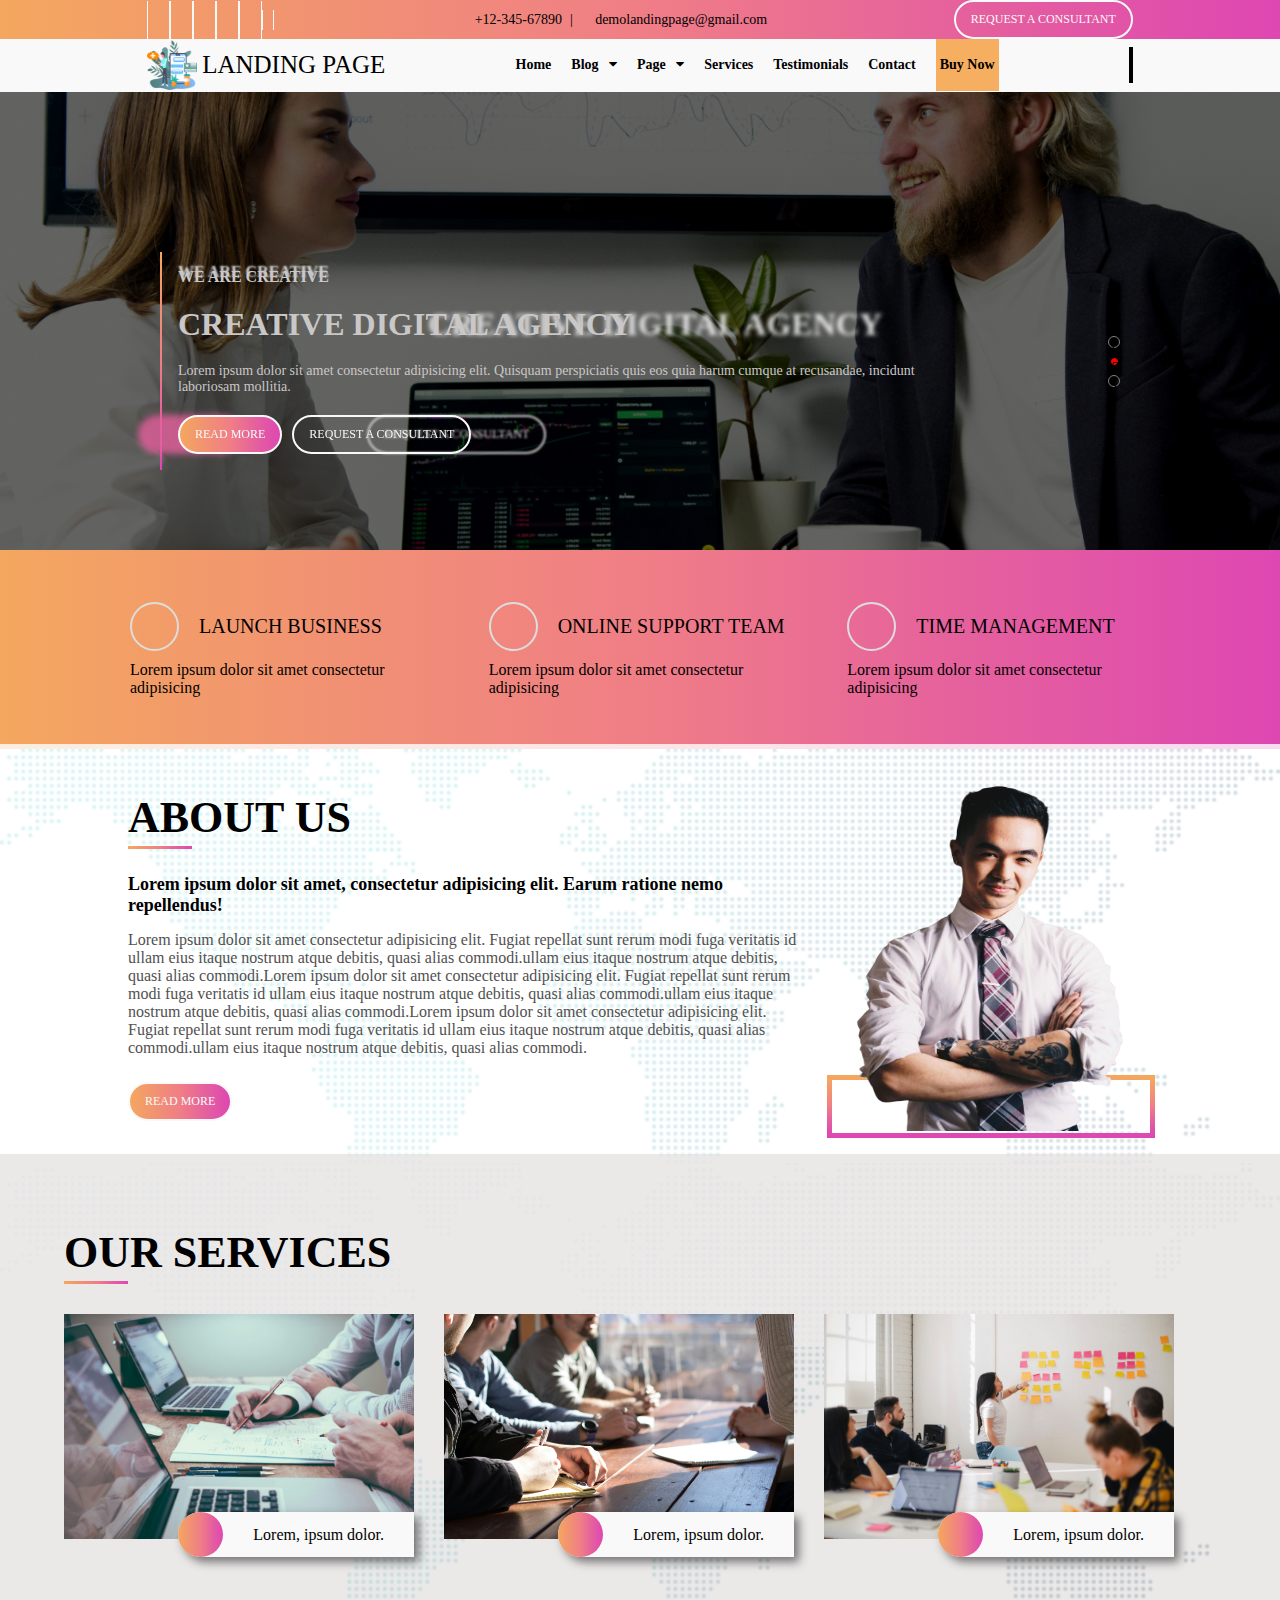
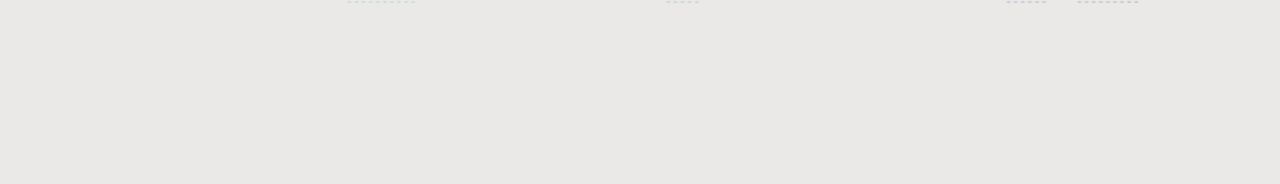
<file: Level-1-Task-1/index.html>
<!DOCTYPE html>
<html lang="en">
<head>
    <meta charset="UTF-8">
    <meta name="viewport" content="width=device-width, initial-scale=1.0">
    <title>Landing Page</title>
    <link rel="stylesheet" href="styles.css">
    <link rel="stylesheet" href="https://cdnjs.cloudflare.com/ajax/libs/font-awesome/6.6.0/css/all.min.css" integrity="sha512-Kc323vGBEqzTmouAECnVceyQqyqdsSiqLQISBL29aUW4U/M7pSPA/gEUZQqv1cwx4OnYxTxve5UMg5GT6L4JJg==" crossorigin="anonymous" referrerpolicy="no-referrer" />

    <link rel="stylesheet" href="https://cdnjs.cloudflare.com/ajax/libs/font-awesome/4.7.0/css/font-awesome.min.css">
</head>
<body>


    <!-- Header Section -->
    <header>
        <section style="background: linear-gradient(to right,#f4a75f,#f19272,#f07e86,#e5619d,#de47b2)">
            <div class="header-1">
                <div class="social-cont">
                    <div class="social-icon">
                        <i class="fa-brands fa-twitter"></i>
                    </div>
                    <div class="social-icon">
                        <i class="fa-brands fa-instagram"></i>
                    </div>
                    <div class="social-icon">
                        <i class="fa-brands fa-facebook-f"></i>
                    </div>
                    <div class="social-icon">
                        <i class="fa-brands fa-youtube"></i>
                    </div>
                    <div class="social-icon">
                        <i class="fa-brands fa-pinterest-p"></i>
                    </div>
                    <div class="social-icon">
                        <i class="fa-brands fa-linkedin-in"></i>
                    </div>
                </div>
                <div class="contact-header">
                    <div class="phone">
                        <i class="fa-solid fa-phone"></i>
                        <span>+12-345-67890</span>
                    </div>
                    <div class="division">
                        |
                    </div>
                    <div class="mail-cont">
                        <i class="fa-regular fa-envelope"></i>
                        <span>demolandingpage@gmail.com</span>
                    </div>
                </div>
                <div class="header-btn">
                    <a href="#">Request a Consultant</a>
                </div>
            </div>
        </section>
        <section>
            <nav class="navbar">
                <div class="logo">
                    <img src="./images/logo.png" alt="logo" width="50px" height="50px">
                    <span>Landing Page</span>
                </div>
                <div class="navlinks">
                    <ul>
                        <a href="#"><li>Home</li></a>
                        <div class="dropdown">
                            <div class="dropdown-content">
                                Blog &nbsp; <i class="fa fa-caret-down"></i>
                            </div>
                            <div class="drop-cont">
                                <li>Ation</li>
                                <li>Action 2</li>
                                <li>Action 3</li>
                            </div>
                        </div>
                        <div class="dropdown">
                            <div class="dropdown-content">
                                Page &nbsp; <i class="fa fa-caret-down"></i>
                            </div>
                            <div class="drop-cont">
                                <li>Ation</li>
                                <li>Action 2</li>
                                <li>Action 3</li>
                            </div>
                        </div>
                        <a href="#"><li>Services</li></a>
                        <a href="#"><li>Testimonials</li></a>
                        <a href="#"><li>Contact</li></a>
                        <a href="#"><li>Buy Now</li></a>
                    </ul>
                </div>
                <div class="search-icon">
                    <i class="fa-solid fa-magnifying-glass"></i>
                </div>
            </nav>
        </section>
    </header>


    <!-- Hero Section -->
    <section id="hero-section">
        <div class="hero-cont">
            <div class="text-cont">
                <h4>We are creative</h4>
                <h1>Creative Digital Agency</h1>
                <span>Lorem ipsum dolor sit amet consectetur adipisicing elit. Quisquam perspiciatis quis eos quia harum cumque at recusandae, incidunt laboriosam mollitia.</span>
                <div class="btn-cont">
                    <div class="header-btn btn-1">
                        <a href="#">Read More</a>
                    </div>
                    <div class="header-btn btn-2">
                        <a href="#">Request a Consultant</a>
                    </div>
                </div>
            </div>
            <div class="circle-cont">
                <div class="circle">1</div>
                <div class="circle red">2</div>
                <div class="circle">3</div>
            </div>
        </div>
    </section>

    <!-- Features Section -->
     <section id="features">
        <div class="features-cont">
            <div class="feature">
                <div class="feature-head">
                    <div class="icon-box"><i class="fa-solid fa-rocket"></i></div>
                    <span>Launch Business</span>
                </div>
                <div class="feature-text">
                    <span>Lorem ipsum dolor sit amet consectetur adipisicing</span>
                </div>
            </div>
            <div class="feature">
                <div class="feature-head">
                    <div class="icon-box"><i class="fa-solid fa-headphones"></i></div>
                    <span>Online Support Team</span>
                </div>
                <div class="feature-text">
                    <span>Lorem ipsum dolor sit amet consectetur adipisicing</span>
                </div>
            </div>
            <div class="feature">
                <div class="feature-head">
                    <div class="icon-box"><i class="fa-regular fa-clock"></i></div>
                    <span>Time Management</span>
                </div>
                <div class="feature-text">
                    <span>Lorem ipsum dolor sit amet consectetur adipisicing</span>
                </div>
            </div>
        </div>
     </section>

     <!-- About Section -->
      <section id="about">
        <div class="about-cont">
           <div class="about">
                <div class="about-head">
                    <h1>About Us</h1>
                </div>
                <div class="about-text">
                    <p>Lorem ipsum dolor sit amet, consectetur adipisicing elit. Earum ratione nemo repellendus!</p>
                    <span>Lorem ipsum dolor sit amet consectetur adipisicing elit. Fugiat repellat sunt rerum modi fuga veritatis id ullam eius itaque nostrum atque debitis, quasi alias commodi.ullam eius itaque nostrum atque debitis, quasi alias commodi.Lorem ipsum dolor sit amet consectetur adipisicing elit. Fugiat repellat sunt rerum modi fuga veritatis id ullam eius itaque nostrum atque debitis, quasi alias commodi.ullam eius itaque nostrum atque debitis, quasi alias commodi.Lorem ipsum dolor sit amet consectetur adipisicing elit. Fugiat repellat sunt rerum modi fuga veritatis id ullam eius itaque nostrum atque debitis, quasi alias commodi.ullam eius itaque nostrum atque debitis, quasi alias commodi.</span>
                </div>
                <div class="header-btn about-btn">
                    <a href="#">Read More</a>
                </div>
           </div>
            <div class="about-img-cont">
                <img src="./images/about.png" alt="">
                <div class="box"></div>
            </div>
        </div>
        
      </section>

      <!-- Services Section -->
       <section id="services">
        <div class="services-sec">
            <div class="about-head">
                <h1>Our Services</h1>
            </div>
            <div class="service-cont">
                <div class="service-card">
                    <div class="service-img-box">
                        <img src="./images/service-1.jpg" alt="">
                    </div>
                    <div class="caption-box">
                        <div class="caption-icon"><i class="fa-solid fa-bullhorn"></i></div>
                        <div class="caption"><span>Lorem, ipsum dolor.</span></div>
                    </div>
                </div>
                <div class="service-card">
                    <div class="service-img-box">
                        <img src="./images/service-2.jpg" alt="">
                    </div>
                    <div class="caption-box">
                        <div class="caption-icon"><i class="fa-solid fa-paintbrush"></i></i></div>
                        <div class="caption"><span>Lorem, ipsum dolor.</span></div>
                    </div>
                </div>
                <div class="service-card">
                    <div class="service-img-box">
                        <img src="./images/service-3.jpg" alt="">
                    </div>
                    <div class="caption-box">
                        <div class="caption-icon"><i class="fa-solid fa-dollar-sign"></i></i></div>
                        <div class="caption"><span>Lorem, ipsum dolor.</span></div>
                    </div>
                </div>
                
            </div>
        </div>
       </section>
</body>
</html>
</file>
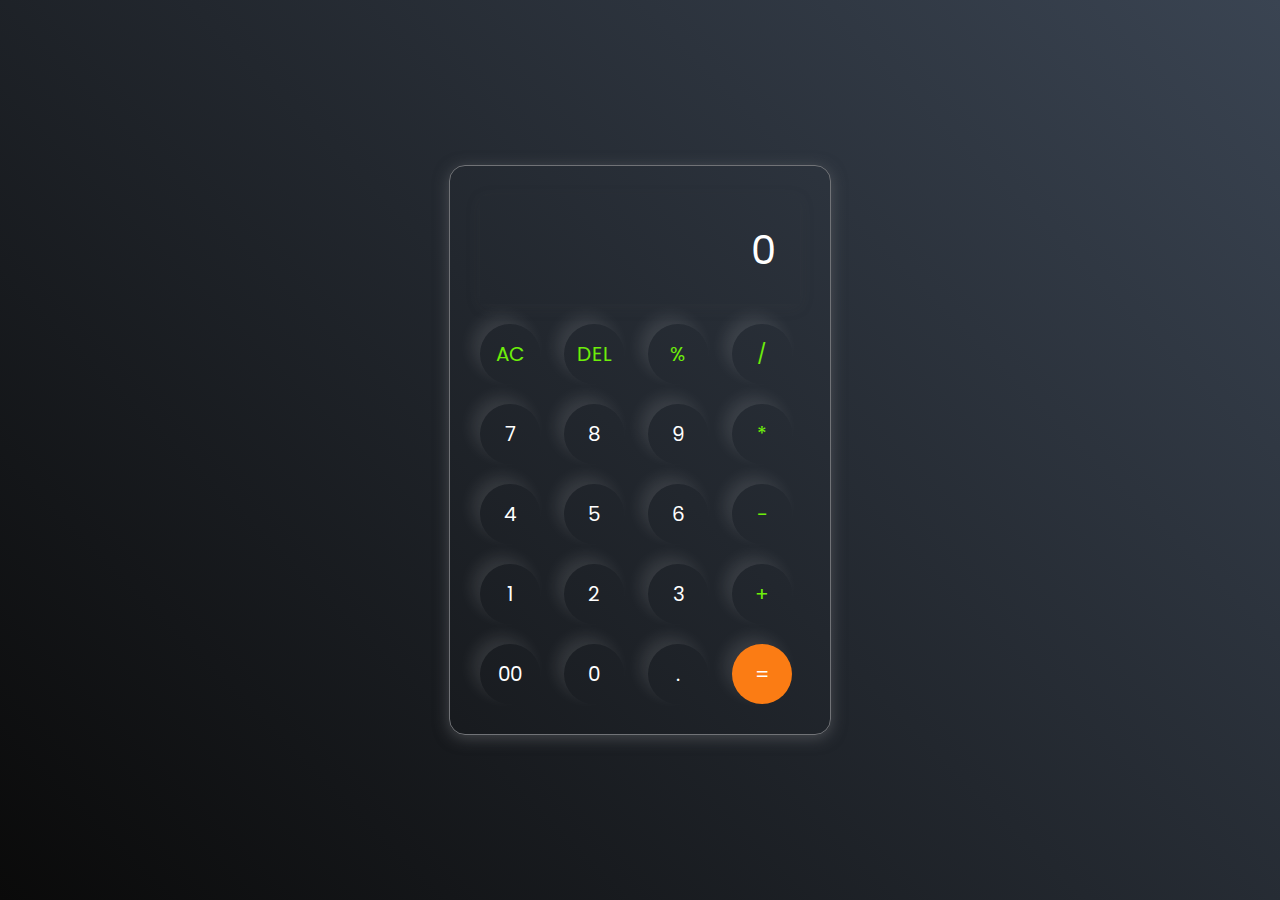
<file: Level-1-Task-3/index.html>
<!DOCTYPE html>
<html lang="en">
<head>
    <meta charset="UTF-8">
    <meta name="viewport" content="width=device-width, initial-scale=1.0">
    <link rel="stylesheet" href="style.css">
    <title>Calculator</title>
</head>
<body>
    <div class="calculator">
        <input type="text" placeholder="0" id="inputBox">
        <div>
            <button class="operator">AC</button>
            <button class="operator">DEL</button>
            <button class="operator">%</button>
            <button class="operator">/</button>
        </div>
        <div>
            <button>7</button>
            <button>8</button>
            <button>9</button>
            <button class="operator">*</button>
        </div>
        <div>
            <button>4</button>
            <button>5</button>
            <button>6</button>
            <button class="operator">-</button>
        </div>
        <div>
            <button>1</button>
            <button>2</button>
            <button>3</button>
            <button class="operator">+</button>
        </div>
        <div>
            <button>00</button>
            <button>0</button>
            <button>.</button>
            <button class="equal-btn">=</button>
        </div>
    </div>
    <script src="script.js"></script>
</body>
</html>
</file>
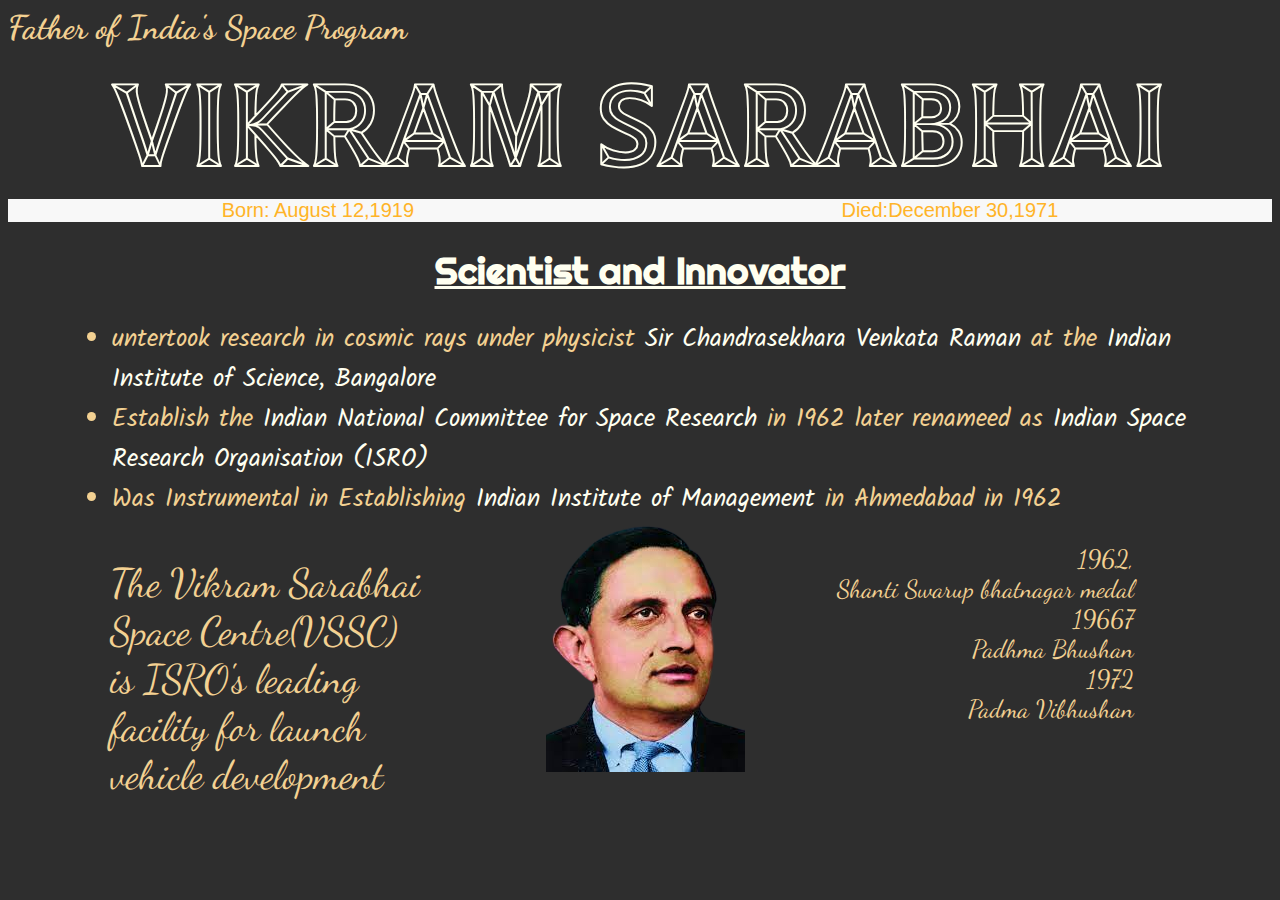
<file: Level-2-Task-1/tribute.html>
<!DOCTYPE html>
<html lang="en">
  <head>
    <meta charset="UTF-8" />
    <meta name="viewport" content="width=device-width, initial-scale=1.0" />
    <title>Vikram Sarabhai - The Rocket Boy of India</title>
    <link rel="stylesheet" href="tribute.css" />
  </head>
  <body>
    <header>
      <h2>Father of India's Space Program</h2>
      <h1>VIKRAM SARABHAI</h1>
    </header>
    <div class="dates">
      <div class="birth-date">Born: August 12,1919</div>
      <div class="died-date">Died:December 30,1971</div>
    </div>
    <div class="main">
        <h1>Scientist and Innovator</h1>
        <ul>
            <li>untertook research in cosmic rays under physicist <span>Sir Chandrasekhara Venkata Raman </span>at the <span>Indian Institute of Science, Bangalore</span></li>
            <li>Establish the <span>Indian National Committee for Space Research</span> in 1962 later renameed as <span>Indian Space Research Organisation (ISRO)</span></li>
            <li>Was Instrumental in Establishing <span>Indian Institute of Management </span>in Ahmedabad in 1962</li>
        </ul>
    </div>
    <div class="container">
        <div class="left">
            <p>The Vikram Sarabhai Space Centre(VSSC) is ISRO's leading facility for launch vehicle development</p>
        </div>
        <div class="middle">
            <img src="Untitled-removebg-preview.png" alt="">
        </div>
        <div class="right">
            <p>1962, <br>
                Shanti Swarup bhatnagar medal <br>
                19667 <br>
                Padhma Bhushan <br>
                1972 <br>
                Padma Vibhushan</p>
        </div>
    </div>
  </body>
</html>
</file>
<file: Level-1-Task-1/styles.css>
*{
    margin: 0;
    padding: 0;
    list-style: none;
    text-decoration: none;
    font-family: math;
}
.header-1{
    display: flex;
    justify-content: space-between;
    align-items: center;
    padding: 0 9.2rem;
}

.social-cont{
    display: flex;
    justify-content: center;
    align-items: center;
}
.social-icon{
    border-left:1px solid #f9f9f9;
    border-right:1px solid #f9f9f9;
    padding: 10px 5px;
}
.social-icon i,
.contact-header .phone i{
    font-size: 14px;
}
.contact-header{
    display: flex;
    align-items: center;
    justify-content: center;
    gap: 8px;
    font-size: 14px;
}
.header-btn{
    font-size: 12px;
    text-transform: uppercase;
    padding: 10px 15px;
    border: 2px solid #f9f9f9;
    border-radius: 60px;
    background-color: transparent;
}
.header-btn a{
    color: #f9f9f9;
}
.navbar{
    display: flex;
    justify-content: space-between;
    align-items: center;
    padding: 0 9.2rem;
    background: #f9f9f9;
    border-bottom: 1px solid #f9f9f9;
}
.navbar .logo{
    display: flex;
    justify-content: center;
    align-items: center;
    gap: 5px;
    font-size: 25px;
    text-transform: uppercase;
}
.navbar .navlinks ul{
    display: flex;
    justify-content: center;
    align-items: center;
    gap: 20px;
    padding: 0 4rem;
    font-size: 14px;
}
.navbar .navlinks ul a,
.dropdown-content{
    color: black;
    font-weight: 600;
}
.navbar .navlinks ul a:nth-last-child(1) li{
    background-color: #f6af61;
    padding: 18px 4px;
}
.navbar .navlinks ul li,div :hover{
    cursor: pointer;
}

.drop-cont{
    display: none;
    position: absolute; /* Add this for proper positioning */
    background-color: #f9f9f9;
    box-shadow: 0px 8px 16px 0px rgba(0,0,0,0.2);
    z-index: 1;
}
.dropdown:hover .drop-cont{
    display: block;
    cursor: pointer;
}
.drop-cont li{
    padding: 5px;
    border-bottom: 0.1px solid gray;
}
.drop-cont li:hover{
    background: rgba(153, 151, 151, 0.2);
}
.search-icon{
    padding: 18px 2px;
    background: #000;
    color: #f9f9f9;
    font-size: 14px;
}
#hero-section{
    background: url('./images/hero.jpg') center center/cover;
}
.hero-cont{
    display: flex;
    align-items: center;
    justify-content: center;
    padding: 10rem;
    padding-bottom: 5rem;
    background: rgba(0,0,0,0.6);
}
.hero-cont .text-cont{
    display: flex;
    flex-direction: column;
    justify-content: center;
    gap: 20px;
    color: #cac7c7;
    border-left: 2px solid;
    border-image: linear-gradient(to bottom, #f4a75f,#f19272,#f07e86,#e5619d,#de47b2) 1;
    padding: 1rem 1rem;
    z-index: 1;
}
.text-cont h4,h1{
    text-transform: uppercase;
}
.text-cont h4{
    text-shadow: 0 -5px 2px #e6e6e6;
}
.text-cont h1{
    text-shadow: 250px 0 4px #e6e6e6;
}
.text-cont span{
    font-size: 14px;
    padding-right: 9rem;
}
.btn-cont{
    display: flex;
    align-items: center;
    gap: 10px;
}
.btn-1{
    background: linear-gradient(to right,#f4a75f,#f19272,#f07e86,#e5619d,#de47b2);
    filter: drop-shadow(-40px 0px 3px rgba(229,97,157,0.8) );
}
.btn-2{
    filter: drop-shadow(75px 0px 1px);
}
.circle-cont{
    display: flex;
    flex-direction: column;
    justify-content: center;
    align-items: center;
    gap: 10px;
}
.circle{
    width: 10px;
    height: 10px;
    border-radius: 50%;
    background: transparent;
    border: 1px solid grey;
}
.red{
    width: 5px;
    height: 5px;
    background: red;
    border: 1px solid red;
}
#features{
    background: linear-gradient(to right,#f4a75f,#f19272,#f07e86,#e5619d,#de47b2);
}
.features-cont{
    display: flex;
    justify-content: center;
    align-items: center;
    gap: 20px;
    padding: 2rem 7rem;
}
.feature{
    padding: 20px 18px;
    display: flex;
    flex-direction: column;
    justify-content: center;
    gap: 10px;
}
.feature-head{
    display: flex;
    align-items: center;
    justify-content: flex-start;
    gap: 20px;
}
.feature-head .icon-box{
    width: 45px;
    height: 45px;
    border-radius: 50%;
    border: 2px solid rgb(221, 221, 221);
    display: flex;
    justify-content: center;
    align-items: center;
}
.icon-box i{
    font-size: 20px;
    color: #f9f9f9;
}
.feature-head span{
    font-size: 20px;
    text-transform: uppercase;
}
#about,
#services{
    background: url('./images/about-bg.png') center center/cover;
}
#about::before{
    content: "";
    position: absolute;
    top: 46.5rem;
    left: 0;
    width: 100%;
    height: 67%;
    background-color: rgba(255, 255, 255, 0.8); /* Adjust the color and opacity */
    z-index: 1;
}
.about{
    display: flex;
    flex-direction: column;
    justify-content: center;
    gap: 25px;
}
.about-head::after{
    content: "";
    display: block;
    margin-top: 3px;
    width: 4rem;
    height: 3px;
    background: linear-gradient(to right, #f4a75f, #f19272, #f07e86, #e5619d, #de47b2);
}
.about-cont{
    display: flex;
    justify-content: center;
    align-items: center;
    padding: 2rem 8rem;
    position: relative;
    z-index: 2;
}
.about-head{
    font-size: 22px;
    font-weight: bold;
}
.about-text{
    display: flex;
    flex-direction: column;
    justify-content: center;
    align-items: start;
    padding-right: 20px;
    gap: 15px;
}
.about-text p{
    font-size: 18px;
    font-weight: 700;
}
.about-text span{
    color: #525050;
}
.about-img-cont{
    width: 160vw;
    height: 350px;
    position: relative;
}
.about-img-cont img{
    width: 100%;
    height: 100%;
    z-index: 10;
}
.box{
    position: absolute;
    width: 98%;
    height: 15%;
    border: 5px solid;
    border-image: linear-gradient(to bottom, #f4a75f,#f19272,#f07e86,#e5619d,#de47b2) 1;;
    top: 84%;
    z-index: -1;
}
.about-btn{
    background: linear-gradient(to right,#f4a75f,#f19272,#f07e86,#e5619d,#de47b2);
    width: fit-content;
}
#services::before {
    content: "";
    position: absolute;
    top: 72.1rem;
    left: 0;
    width: 100%;
    height: 70%;
    background-color: rgba(230, 226, 226, 0.8); /* Adjust the color and opacity */
    z-index: 1;
}
.services-sec{
    display: flex;
    flex-direction: column;
    justify-content: center;
    align-items: start;
    gap: 30px;
    padding: 4rem;
    position: relative;
    z-index: 2;
}
.service-cont{
    display: flex;
    align-items: center;
    justify-content: center;
    gap: 30px;
}
.service-card{
    position: relative;
}
.service-img-box{
    width: 350px;
    height: 225px;
}
.service-img-box img{
    width: 100%;
    height: 100%;
}
.caption-box{
    display: flex;
    align-items: center;
    background: #f9f9f9;
    border-top-left-radius: 30px;
    border-bottom-left-radius: 30px;
    width: fit-content;
    padding-right: 30px;
    gap: 30px;
    position: absolute;
    top: 88%;
    right: 0;
    box-shadow: 5px 5px 10px rgba(0,0,0,0.5);
}
.caption-icon{
    width:45px;
    height: 45px;
    border-radius: 50%;
    background: linear-gradient(to right,#f4a75f,#f19272,#f07e86,#e5619d,#de47b2);
    display: flex;
    justify-content: center;
    align-items: center;
}
.caption-icon i{
    color: #f9f9f9;
    font-size: 18px;
}
</file>
<file: Level-1-Task-3/style.css>
@import url('https://fonts.googleapis.com/css2?family=Poppins:wght@500&display=swap');

*{
    margin: 0;
    padding: 0;
    box-sizing: border-box;
    font-family: "Poppins", sans-serif;
}
body{
    width: 100%;
    height: 100vh;
    display: flex;
    justify-content: center;
    align-items: center;
    background: linear-gradient(45deg,#0a0a0a,#3a4452);
}
.calculator{
    border: 1px solid #717377;
    padding: 20px;
    border-radius: 16px;
    background: transparent;
    box-shadow: 0 3px 15px rgba(113,115,119,0.5);
}
input{
    width: 320px;
    border: none;
    padding: 24px;
    margin: 10px;
    background: transparent;
    box-shadow: 0 3px 15px rgba(84,84,84,0.1);
    font-size: 40px;
    text-align: right;
    cursor: pointer;
    color: #fff;
}
input::placeholder{
    color: #fff;
}
button{
    border: none;
    width: 60px;
    height: 60px;
    margin: 10px;
    border-radius: 50%;
    background: transparent;
    color: #fff;
    font-size: 20px;
    box-shadow: -8px -8px 15px rgba(255,255,255,0.1);
    cursor: pointer;
}
button:hover{
    color: #6dee0a;
}
.equal-btn{
    background-color: #fb7c14;
}
.equal-btn:hover{
    background: #717377;
}
.operator{
    color: #6dee0a;
}
.operator:hover{
    color: #fb7c14;
}

@media (max-width:400px){
    .calculator{
        padding: 7px;
    }
}
</file>
<file: Level-2-Task-1/tribute.css>
@import url('https://fonts.googleapis.com/css2?family=Tilt+Prism&display=swap');
@import url('https://fonts.googleapis.com/css2?family=Dancing+Script&display=swap');
@import url('https://fonts.googleapis.com/css2?family=Righteous&display=swap');
@import url('https://fonts.googleapis.com/css2?family=Kalam:wght@700&display=swap');
* {
  margin: --0;
  padding: --0;
  box-sizing: border-box;
}
body{
    background-color: #2e2e2e;
}
header h1{
    font-family: 'Tilt Prism', cursive;
    color: #fffff0;
    font-size: 120px;
    margin-top: 0;
    margin-bottom: 0;
    text-align: center;
}
header h2{
    font-family: 'Dancing Script', cursive;
    color: #f3d192;
    font-size: 33px;
    margin-top:0;
    margin-bottom: 0;
}
.dates{
    display: flex;
    flex-direction: row;
    justify-content: space-around;
    font-family: Impact, Haettenschweiler, 'Arial Narrow Bold', sans-serif;
    font-size: 20px;
    color: #ffb428;
    background-color: #f8f8f8;
}
.main h1{
    color: #fffff0;
    text-decoration: underline;
    font-family: 'Righteous', cursive;
    font-size: 37px;
    text-align: center;

}
.main ul li{
    color: #f3d192;
    font-family: 'Kalam', cursive;
    font-size: 25px;
}

.main ul{
    margin: 0 5vw;
}
.main span{
    color: #fffff0;
}
.container{
    display: grid;
    grid-template-columns: 25vw 30vw 25vw;
    margin-left: 8vw;
}
.left{
    color: #f3d192;
    font-family: 'Dancing Script', cursive;
    font-size: 40px;
}
.right{
    color: #f3d192;
    font-family: 'Dancing Script', cursive;
    font-size: 25px;
    text-align: right;
}
.middle img{
    margin-left: 9vw;
}
</file>
